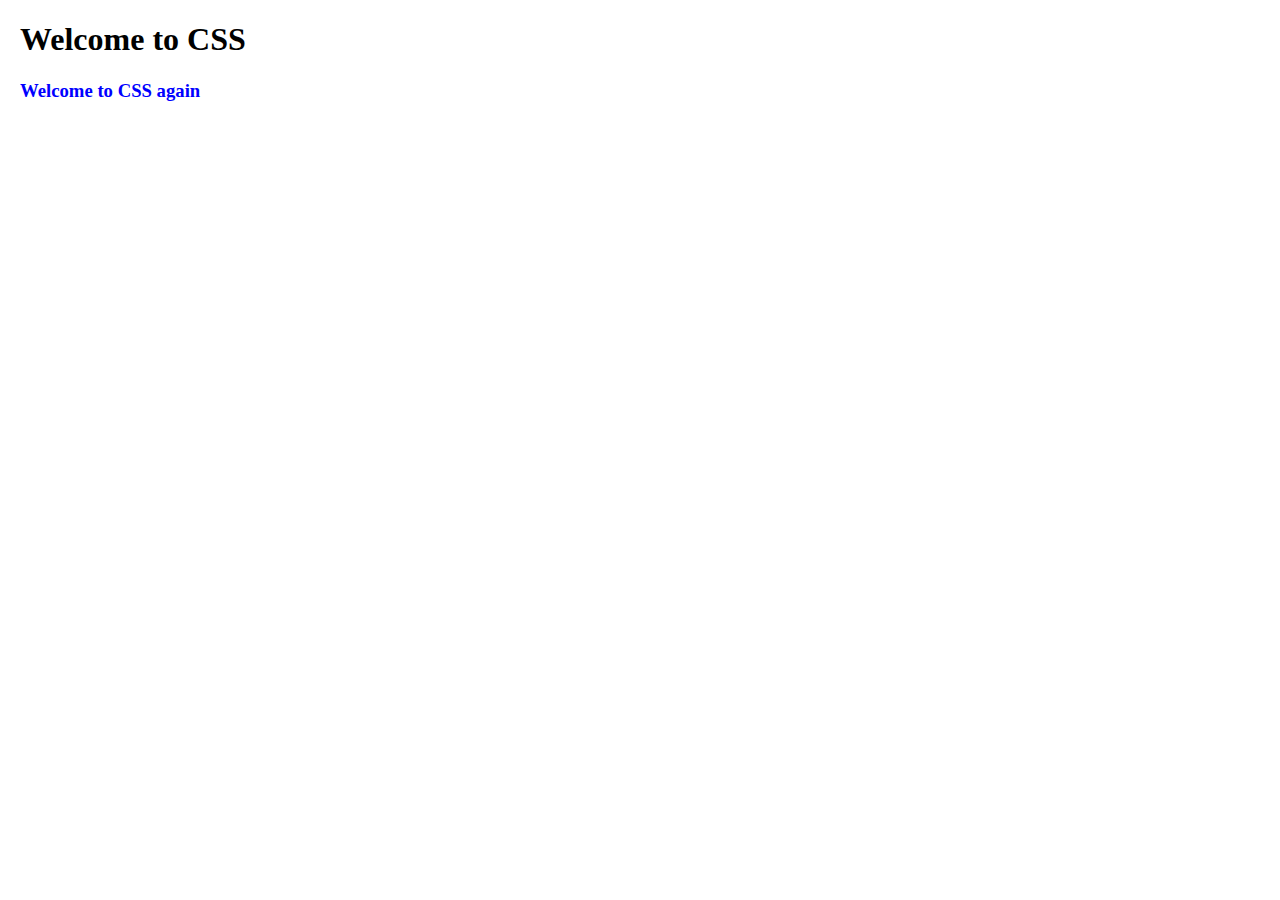
<file: index.html>
<!DOCTYPE html>
<head>
    <title>CSS demo 1</title>
</head>
<style>
body { 
    /* per type */
    margin-left: 20px;
}
h3 {
    color:blue
}
.blue-headline {
    color:blue
}
.blue-headline {
    color:green
}
</style>
<body>
    <h1>Welcome to CSS</h1>
    <h3>Welcome to CSS again</h3>
    <h4 class="blue-headline"Welcome green></h4>
</body>
</html>
</file>
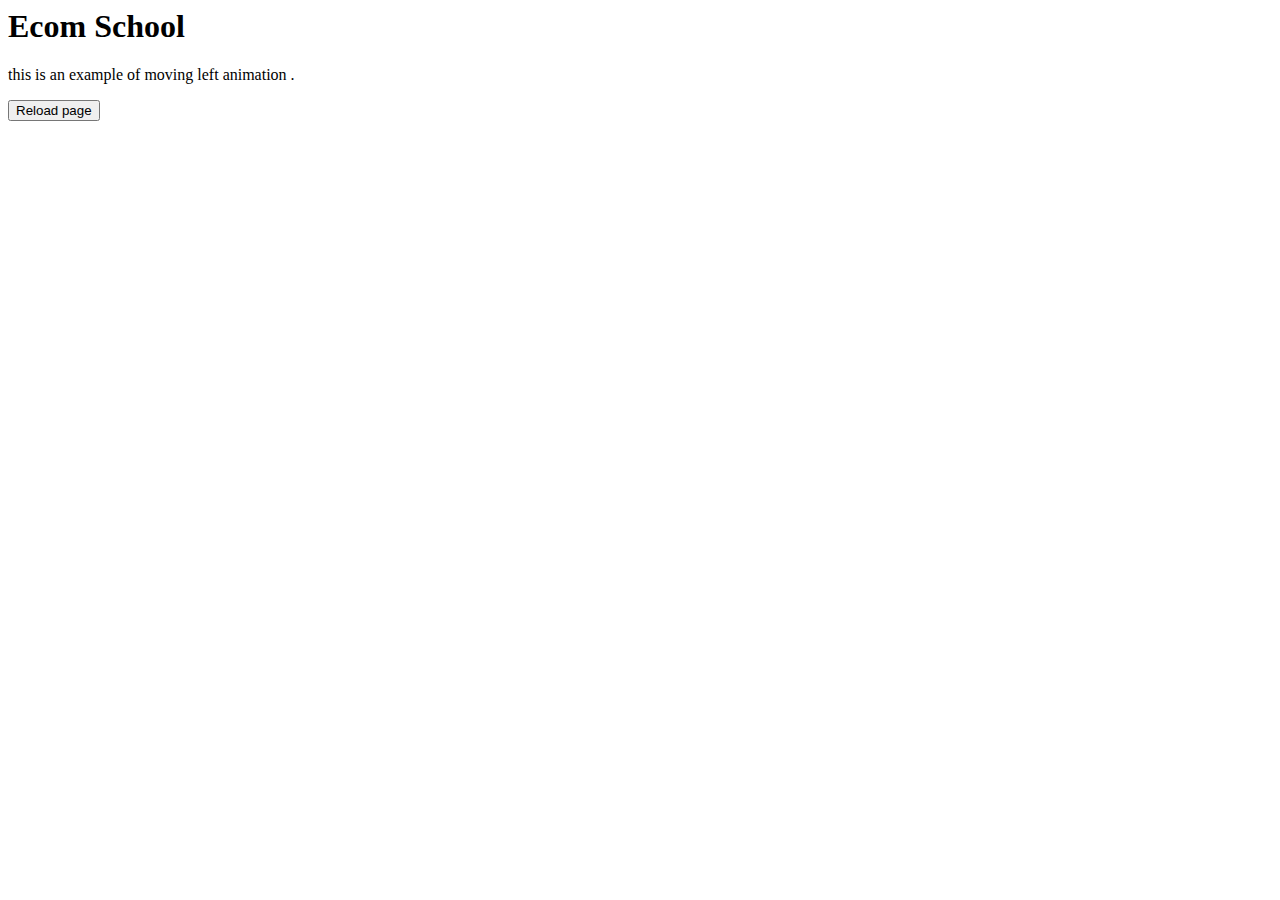
<file: anime.html>
<html>
   <head>
      <style type = "text/css">
         h1 {
            -moz-animation-duration: 3s;
            -webkit-animation-duration: 10s;
            -moz-animation-name: slidein;
            -webkit-animation-name: slidein;
         }
         @-moz-keyframes slidein {
            from {
               margin-left:100%;
               width:300%
            }
            to {
               margin-left:0%;
               width:100%;
            }
         }
         @-webkit-keyframes slidein {
            from {
               margin-left:100%;
               width:300%
            }
            to {
               margin-left:0%;
               width:300%;
            }
         }
      </style>
   </head>

   <body>
      <h1>Ecom School</h1>
      <p>this is an example of moving left animation .</p>
      <button onclick = "myFunction()">Reload page</button>
      <script>
         function myFunction() {
            location.reload();
         }
      </script>
   </body>
</html>
</file>
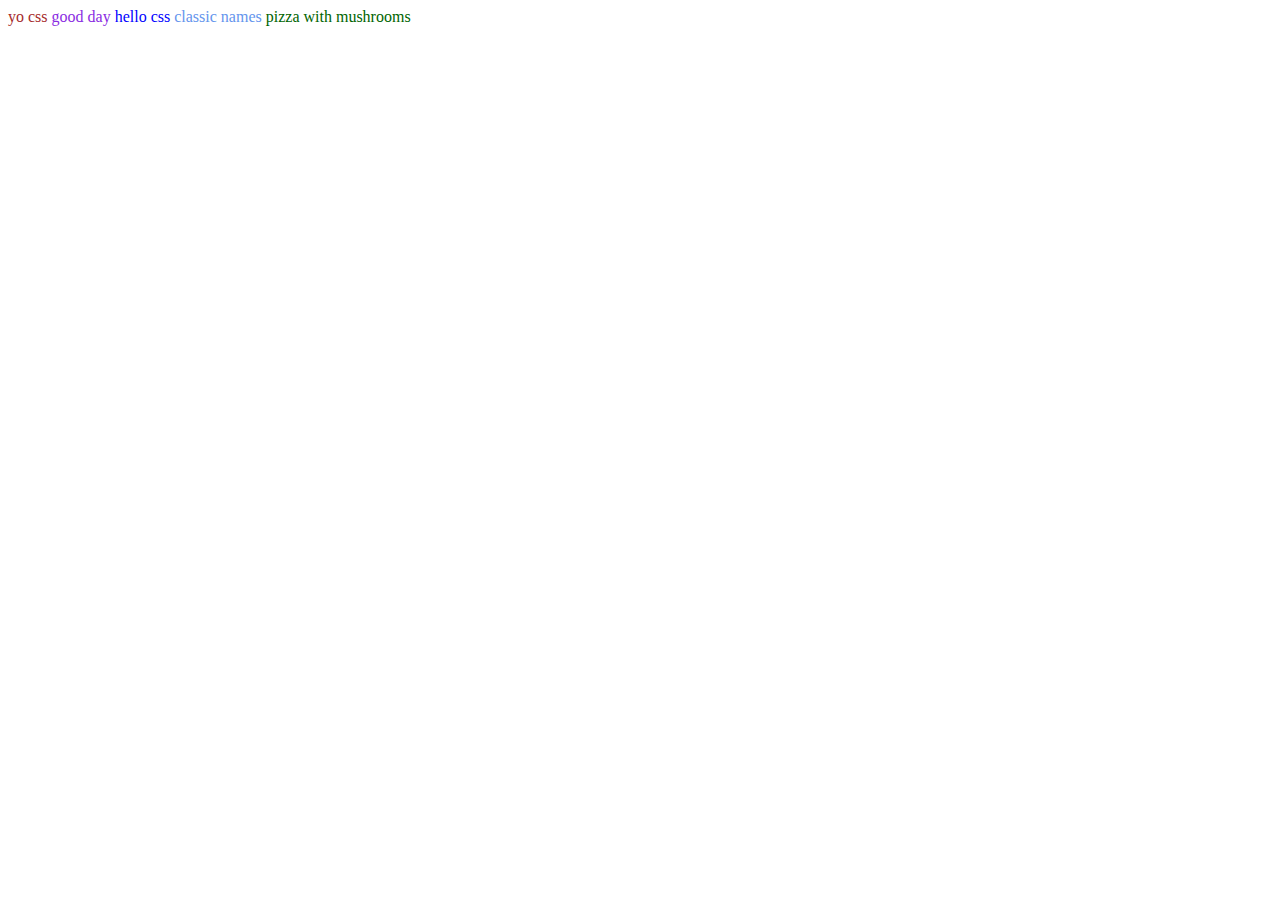
<file: class extrcise.html>
<!DOCTYPE html>
<head>
    <title>CSS practice</title>
    <link rel="stylesheet" href="class ex.css">
</head>

<body>
    <span>yo css</span>
    <span class="my-class">good day</span>
    <span class="my-class2">hello css</span>
    <span name="classic">classic names</span>
<span id="pizza">pizza with mushrooms</span>

</body>
</html>
</file>
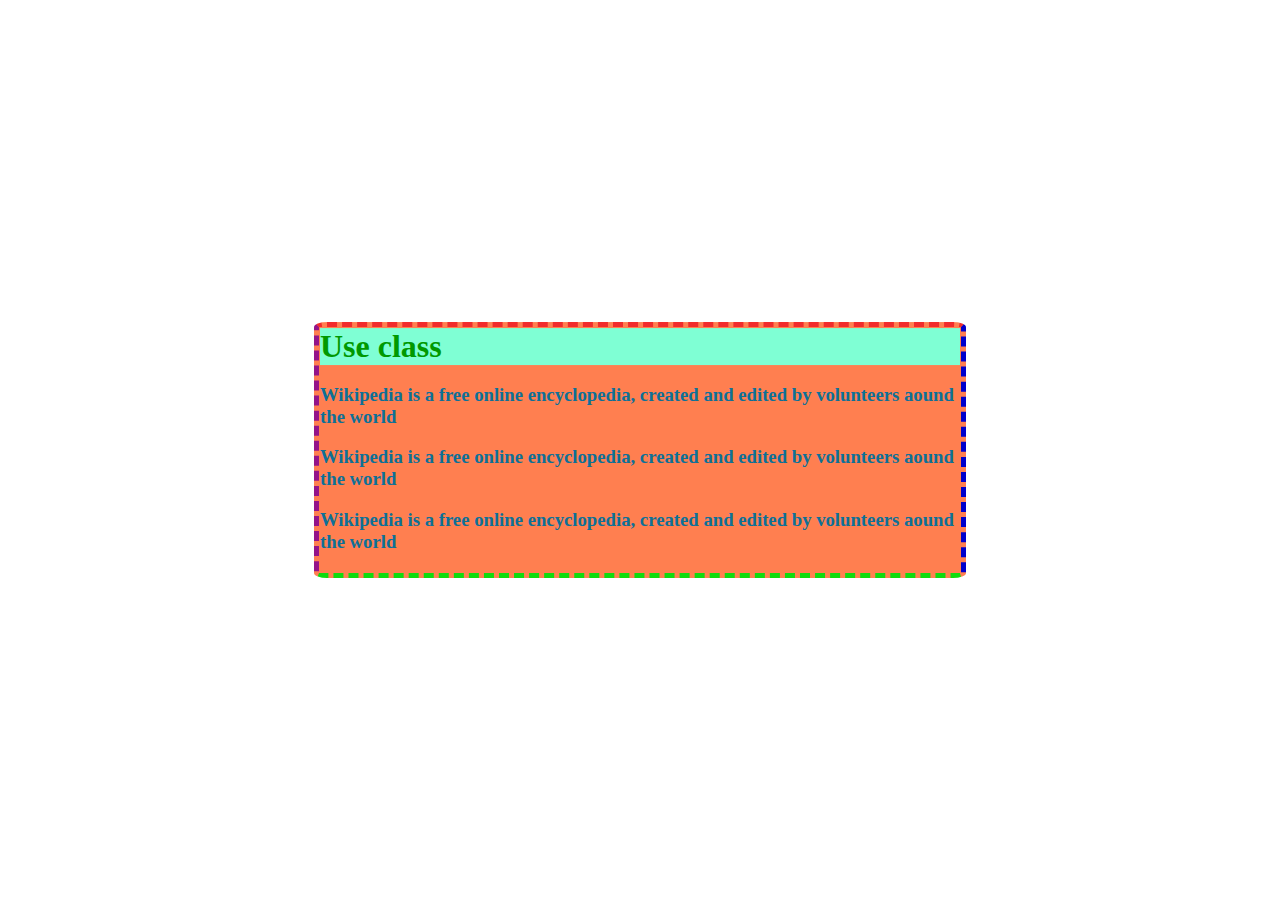
<file: homework1.html>
<!DOCTYPE html>
<head>
    <title>homework1</title>
    <link rel="stylesheet" href="homework1.css">
</head>
<body>
    <div id="fine">
        <h1>Use class</h1>
        <h3>Wikipedia is a free online encyclopedia, created and edited by volunteers aound the world</h3>
        <h3>Wikipedia is a free online encyclopedia, created and edited by volunteers aound the world</h3>
        <h3>Wikipedia is a free online encyclopedia, created and edited by volunteers aound the world</h3>
    </div>
</body>
</html>
</file>
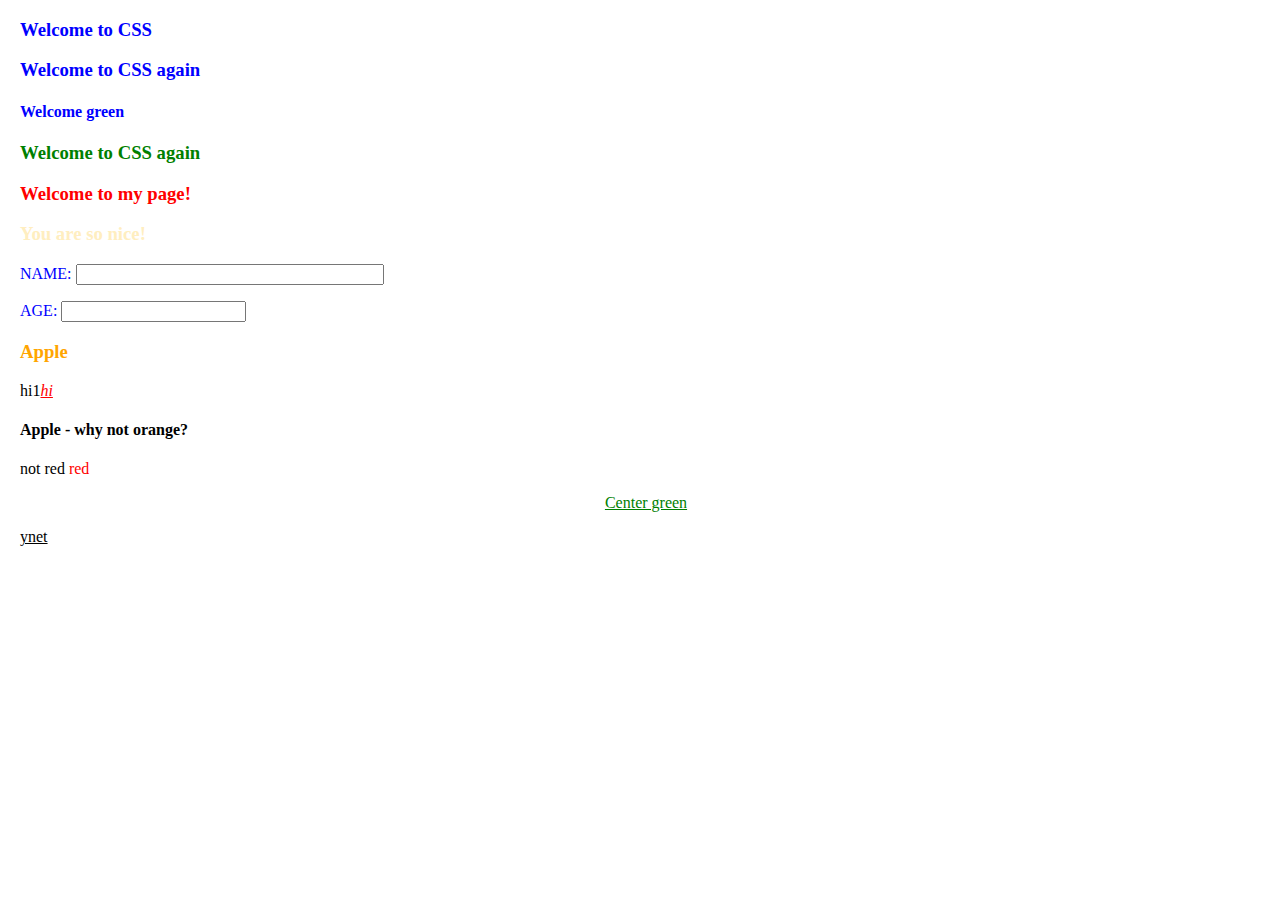
<file: index_css1.html>
<!DOCTYPE html>
<head>
    <title>CSS demo 1</title>
    <!-- <link rel="stylesheet" href="mystyle.css"> -->
</head>
<style>
    /*
    targil:
        0. open a new HTML file
        1. define that span is in color color1
        2. define a new class , call it: my-class, inside it define a color2 of your choice
        3. define a span.class-name, inside it define a color3 of your choice
        4. define a span:hover, inside it define a color4 of your choice
        5. define a span with name attribute, inside it define a color5 of your choice
        6. define a span with id #, inside it define a color6 of your choice
        -- color1 , color2, color3, color4, color5, color6 must be DIFFERENT
        7. define HTML elements in the page that will show the color from 1-6
        8. move all definitions to a css file and reference it from the HTML file
    */
    /* per type  */
    body {
        margin-left: 20px;
    }
    h3 {
        color: blue
    }
    /* class  */
    .blue-headline { 
        color: blue
    }
    .green-headline { 
        color: green
    }    
    /* id */
    #welcome-headline { 
        color: red
    } 
    /* type + attribute */
    h3[name=nice-welcome] {
        color: rgb(255, 238, 192)
    }
    input[type=text] {
        width: 300px;
    }
    h3.orange {
        color:orange
    }
    h3.orange:hover {
        color:red
    }    
    span em {
        color: red;
        text-decoration: underline;
    }
    p span {
        color: red;
    }
    p.my-green {
        color: green
    }
    p.center {
        text-decoration: underline;
        text-align: center;
    }
    a:link {color: #000000}
   a:visited {color: #91bc91}
   a:hover {color: #FFCC00}
   a:active {color: #FF00CC}
</style>
<body>
    <h3>Welcome to CSS</h3>
    <h3>Welcome to CSS again</h3>
    <h4 class="blue-headline">Welcome green</h4>
    <h3 class="green-headline">Welcome to CSS again</h3>
    <h3 id="welcome-headline">Welcome to my page!</h3>
    <h3 name="nice-welcome">You are so nice!</h3>
    <p class="blue-headline">NAME: <input type="text"></p>
    <p class="blue-headline">AGE: <input type="number"></p>
    <h3 class="orange">Apple</h3>
    <span>hi1<em>hi</em></span>
    <h4 class="orange">Apple - why not orange?</h4>
    <p>not red <span>red</span></p>
    <p class="center my-green">Center green </p>
    <a href="https://www.yad2.co.il">ynet </a>
</body>
</html>
</file>
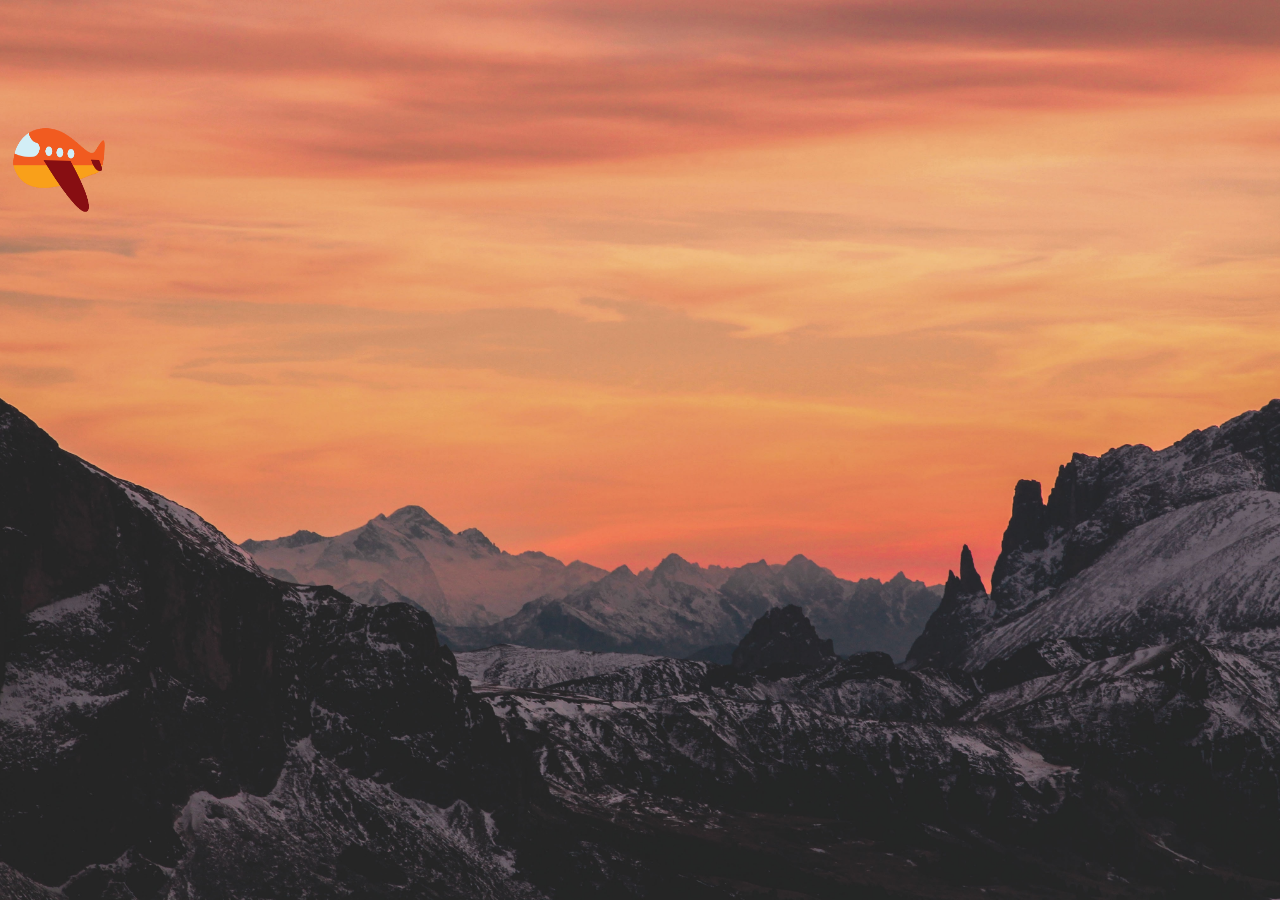
<file: homework/anime homework1.html>
<!DOCTYPE html>
<html lang="en">
<head>
    <title>matos</title>
    <link rel="stylesheet" href="anime homework1.css">
</head>
<body background="images/m.jpg">

<div id="ap">
    <img src="/images/ap.png" width=100px height=100px>
  </div>
</body>
</html>
</file>
<file: class ex.css>
<style>
body {
    margin-left: 20px;
}
span {
    color: brown;
}
.my-class {
    color: blueviolet;
}
span.my-class2 {
    color: blue;
}
span.my-class:hover {
    color: chocolate;
}
span[name=classic] {
    color: cornflowerblue;
}
#pizza {
    color: darkgreen;
}
</style>
</file>
<file: homework1.css>
h1 {
    
    margin: 0%;
    color: #009900;
    background-color: aquamarine;
}
h1:hover {
    background-color: rgb(221, 221, 18);
}
#fine {
    color: rgb(13, 112, 151);
    background-color: coral;
    padding: 1px;
    position: absolute;
    width: 50%;
    top: 50%;
    left: 50%;
    transform: translate(-50%, -50%);
    border:5px dashed;
    border-radius: 2%;
    border-bottom-color:#0fdb0f; /* Green */
    border-top-color:#f12c2c;    /* Red */
    border-left-color:#941489;   /* Black */
    border-right-color:#0000CC;  /* Blue */
}
</file>
<file: homework/anime homework1.css>
body { 
    background: url(/images/m.jpg) no-repeat center center fixed; 
    -webkit-background-size: cover;
    -moz-background-size: cover;
    -o-background-size: cover;
    background-size: cover;
  }
  #ap {
    bottom: 75%;
    position: absolute;
    -webkit-animation: linear infinite;
    -webkit-animation-name: run;
    -webkit-animation-duration: 5s;
  }
  @-webkit-keyframes run {
    100% {
      right: 0;
    }
    100% {
      right: 100%;
    }
    0% {
      right: 0;    
    }
  }
</file>
